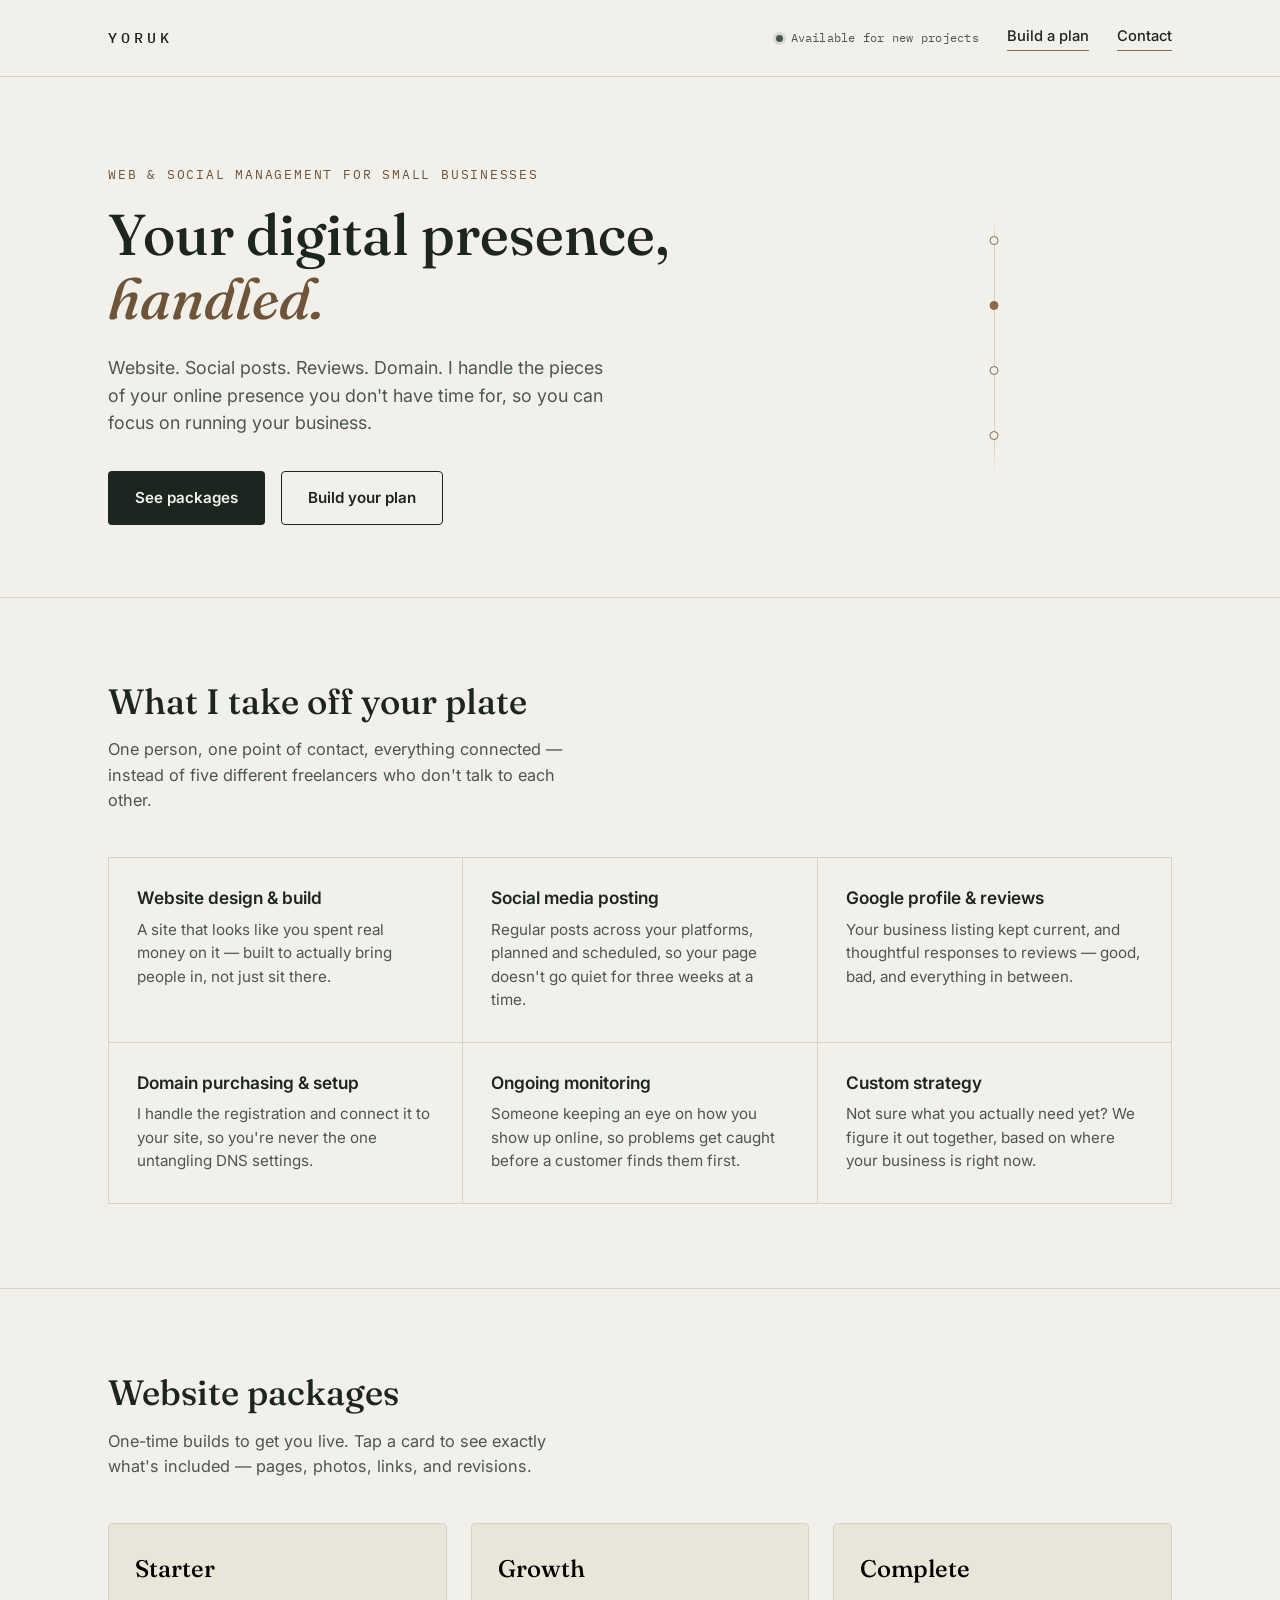
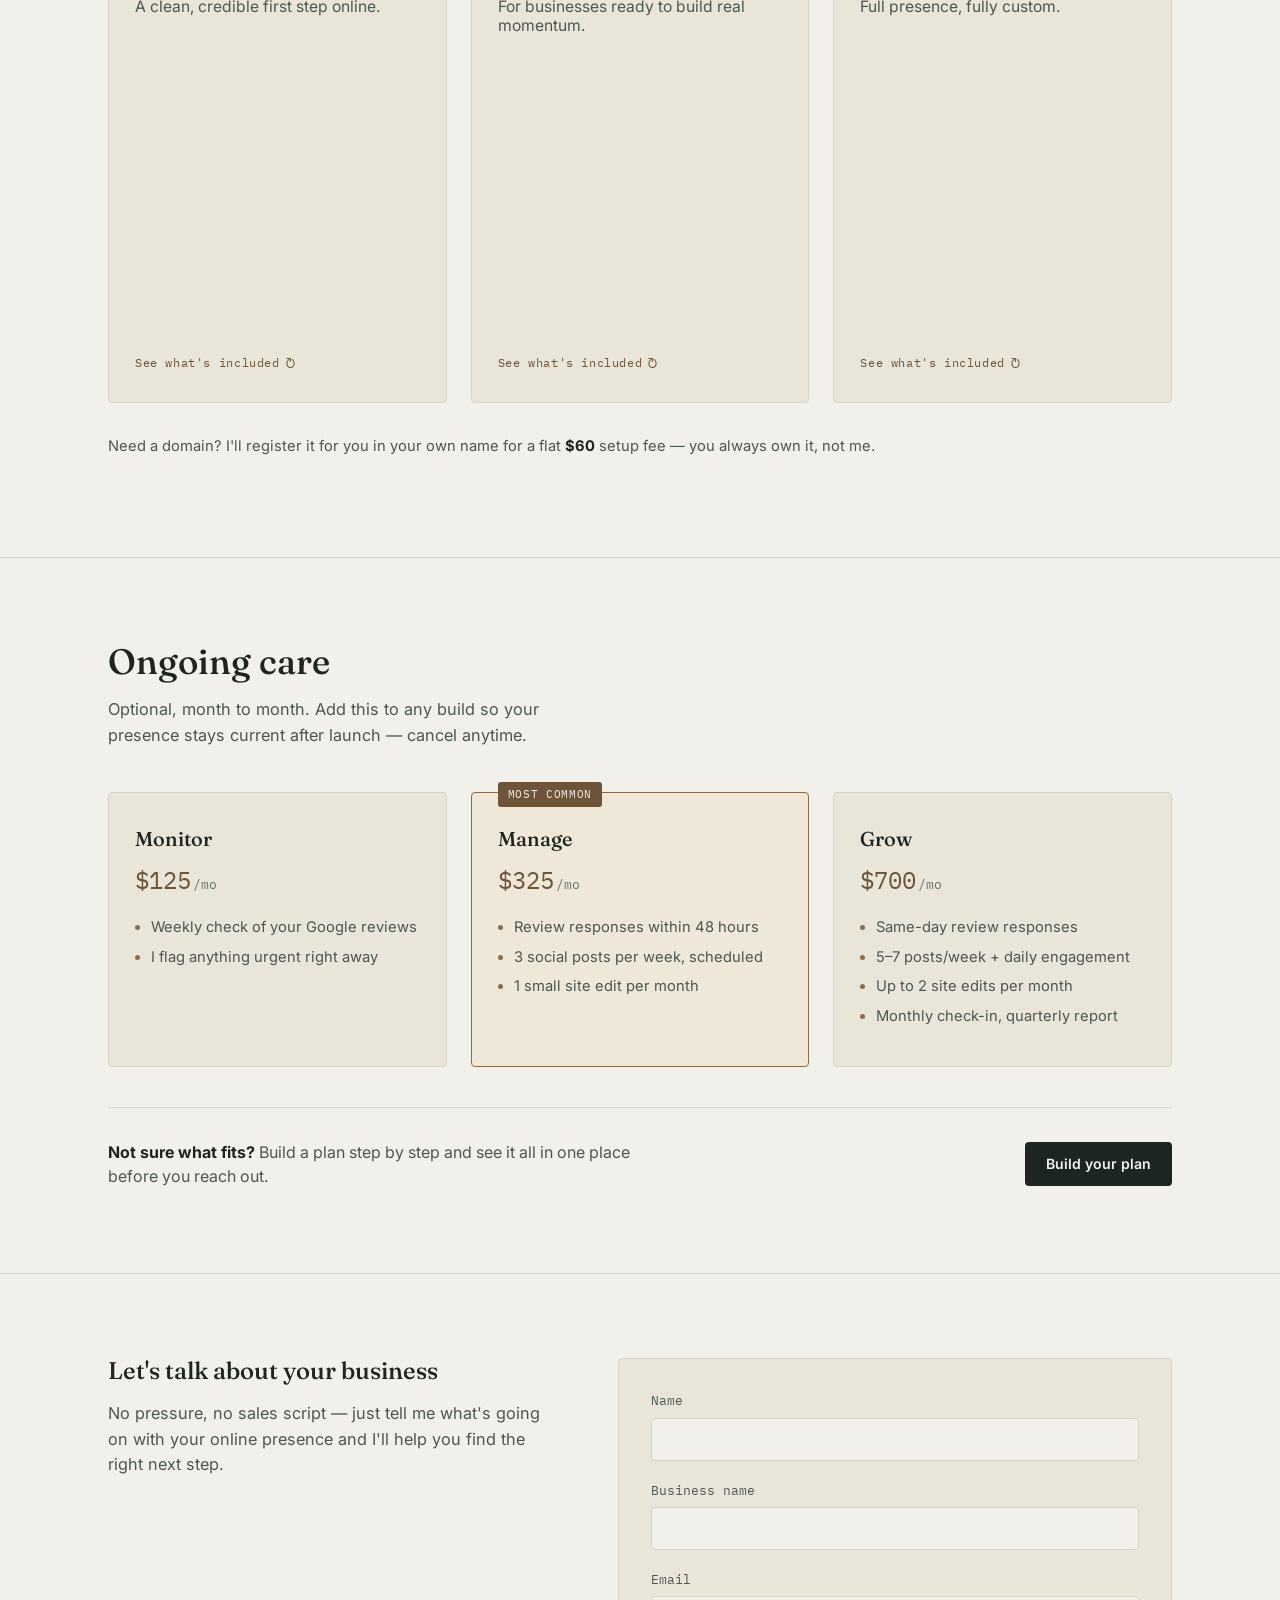
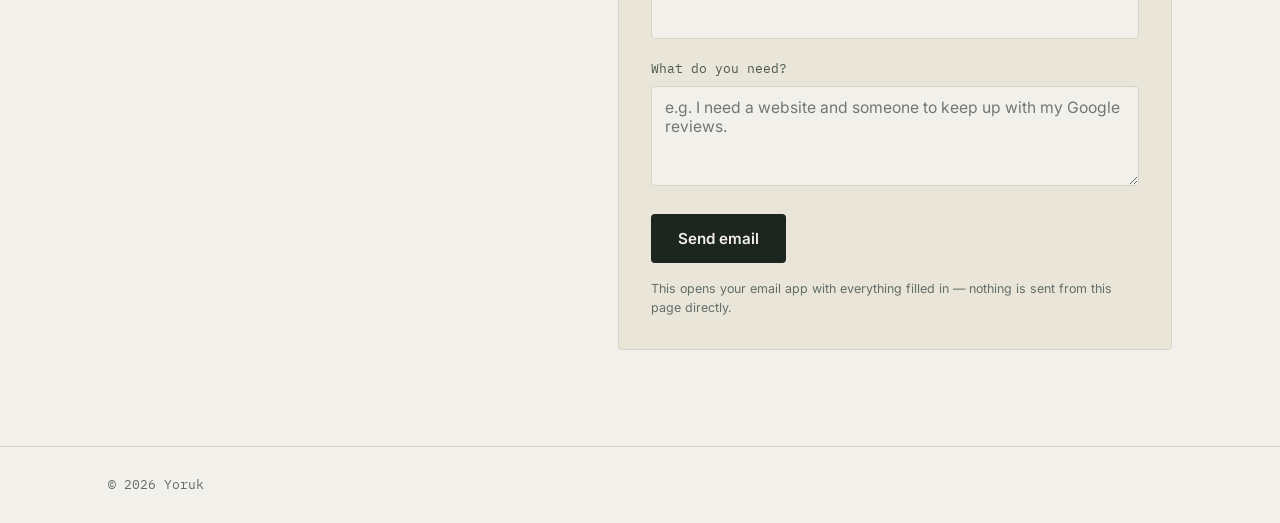
<file: index.html>
<!DOCTYPE html>
<html lang="en">
<head>
<meta charset="UTF-8">
<meta name="viewport" content="width=device-width, initial-scale=1.0">

<!-- Page title — shows up in the browser tab and Google search results -->
<title>Yoruk — Digital Presence, Handled</title>

<!-- Description shown under your link in Google search results -->
<meta name="description" content="Yoruk builds websites, manages social posting, watches your reviews, and handles your domains — so your business shows up well online, without you having to manage it.">

<!-- Loads the three fonts used across the site (Fraunces, Inter, IBM Plex Mono) -->
<link rel="preconnect" href="https://fonts.googleapis.com">
<link rel="preconnect" href="https://fonts.gstatic.com" crossorigin>
<link href="https://fonts.googleapis.com/css2?family=Fraunces:ital,opsz,wght@0,9..144,400;0,9..144,500;0,9..144,600;1,9..144,500&family=Inter:wght@400;500;600&family=IBM+Plex+Mono:wght@400;500&display=swap" rel="stylesheet">

<!-- All the visual styling (colors, layout, fonts) lives in this file -->
<link rel="stylesheet" href="style.css">
</head>
<body>

<!-- Accessibility link, invisible until someone tabs to it with a keyboard -->
<a class="skip-link" href="#main">Skip to content</a>

<!-- ============================================
     HEADER — the bar that stays pinned to the top of the page
     ============================================ -->
<header class="site-header">
  <div class="wrap header-row">
    <a href="#top" class="wordmark">YORUK</a>
    <nav class="header-nav">
      <!-- "Available for new projects" badge with the little dot — hidden automatically on small phone screens -->
      <span class="availability">
        <span class="availability-dot" aria-hidden="true"></span>
        Available for new projects
      </span>
      <a href="plans.html" class="header-cta">Build a plan</a>
      <a href="#contact" class="header-cta">Contact</a>
    </nav>
  </div>
</header>

<main id="main">

  <!-- ============================================
       HERO — the big introduction at the top of the homepage
       ============================================ -->
  <section id="top" class="hero">
    <div class="wrap hero-grid">
      <div class="hero-copy">
        <p class="eyebrow">Web &amp; social management for small businesses</p>
        <h1>Your digital presence,<br><em>handled.</em></h1>
        <p class="hero-sub">
          Website. Social posts. Reviews. Domain. I handle the pieces of your online presence you don't have time for, so you can focus on running your business.
        </p>
        <!-- The two main buttons -->
        <div class="hero-actions">
          <a href="#pricing" class="btn btn-primary">See packages</a>
          <a href="plans.html" class="btn btn-ghost">Build your plan</a>
        </div>
      </div>
      <!-- Decorative dotted line with dots on the right side of the hero — purely visual, hidden on phones -->
      <div class="hero-mark" aria-hidden="true">
        <div class="route">
          <span class="route-line"></span>
          <span class="route-point" style="--d:0"></span>
          <span class="route-point" style="--d:1"></span>
          <span class="route-point" style="--d:2"></span>
          <span class="route-point" style="--d:3"></span>
        </div>
      </div>
    </div>
  </section>

  <!-- ============================================
       SERVICES — the 6-box grid: "What I take off your plate"
       ============================================ -->
  <section id="services" class="services">
    <div class="wrap">
      <div class="section-head">
        <h2>What I take off your plate</h2>
        <p class="section-sub">One person, one point of contact, everything connected — instead of five different freelancers who don't talk to each other.</p>
      </div>

      <!-- Each of these 6 boxes is one service. To edit a service's title or description, just change the text inside its <h3> and <p>. -->
      <div class="service-grid">
        <div class="service-card">
          <h3>Website design &amp; build</h3>
          <p>A site that looks like you spent real money on it — built to actually bring people in, not just sit there.</p>
        </div>
        <div class="service-card">
          <h3>Social media posting</h3>
          <p>Regular posts across your platforms, planned and scheduled, so your page doesn't go quiet for three weeks at a time.</p>
        </div>
        <div class="service-card">
          <h3>Google profile &amp; reviews</h3>
          <p>Your business listing kept current, and thoughtful responses to reviews — good, bad, and everything in between.</p>
        </div>
        <div class="service-card">
          <h3>Domain purchasing &amp; setup</h3>
          <p>I handle the registration and connect it to your site, so you're never the one untangling DNS settings.</p>
        </div>
        <div class="service-card">
          <h3>Ongoing monitoring</h3>
          <p>Someone keeping an eye on how you show up online, so problems get caught before a customer finds them first.</p>
        </div>
        <div class="service-card">
          <h3>Custom strategy</h3>
          <p>Not sure what you actually need yet? We figure it out together, based on where your business is right now.</p>
        </div>
      </div>
    </div>
  </section>

  <!-- ============================================
       WEBSITE PACKAGES — the 3 flip cards (Starter / Growth / Complete)
       Tapping a card flips it over to show the price + what's included.
       ============================================ -->
  <section id="pricing" class="pricing">
    <div class="wrap">
      <div class="section-head">
        <h2>Website packages</h2>
        <p class="section-sub">One-time builds to get you live. Tap a card to see exactly what's included — pages, photos, links, and revisions.</p>
      </div>

      <div class="tier-grid">

        <!-- STARTER CARD — front shows the name/teaser, back (tier-back) shows price + bullet list -->
        <button type="button" class="tier-card" data-tier="starter" aria-pressed="false">
          <span class="tier-card-inner">
            <span class="tier-face tier-front">
              <span class="tier-name">Starter</span>
              <span class="tier-teaser">A clean, credible first step online.</span>
              <span class="tier-flip-hint">See what's included</span>
            </span>
            <span class="tier-face tier-back">
              <span class="tier-name">Starter</span>
              <span class="tier-price">$500 <span class="tier-price-unit">one-time</span></span>
              <ul class="tier-list">
                <li>1-page site (single scroll)</li>
                <li>Up to 10 photos</li>
                <li>Up to 5 links/buttons (menu, socials, directions, etc.)</li>
                <li>Contact form, mobile-friendly</li>
                <li>1 round of revisions</li>
              </ul>
              <span class="tier-note">Good for: testing the waters online</span>
            </span>
          </span>
        </button>

        <!-- GROWTH CARD -->
        <button type="button" class="tier-card" data-tier="growth" aria-pressed="false">
          <span class="tier-card-inner">
            <span class="tier-face tier-front">
              <span class="tier-name">Growth</span>
              <span class="tier-teaser">For businesses ready to build real momentum.</span>
              <span class="tier-flip-hint">See what's included</span>
            </span>
            <span class="tier-face tier-back">
              <span class="tier-name">Growth</span>
              <span class="tier-price">$1,500 <span class="tier-price-unit">one-time</span></span>
              <ul class="tier-list">
                <li>3–5 pages (Home, About, Services/Menu, Gallery, Contact)</li>
                <li>Up to 25 photos</li>
                <li>Unlimited internal links + up to 3 external (order/booking, socials)</li>
                <li>Basic SEO setup</li>
                <li>2 rounds of revisions</li>
              </ul>
              <span class="tier-note">Good for: an established business going online</span>
            </span>
          </span>
        </button>

        <!-- COMPLETE CARD -->
        <button type="button" class="tier-card" data-tier="complete" aria-pressed="false">
          <span class="tier-card-inner">
            <span class="tier-face tier-front">
              <span class="tier-name">Complete</span>
              <span class="tier-teaser">Full presence, fully custom.</span>
              <span class="tier-flip-hint">See what's included</span>
            </span>
            <span class="tier-face tier-back">
              <span class="tier-name">Complete</span>
              <span class="tier-price">$3,000+ <span class="tier-price-unit">one-time</span></span>
              <ul class="tier-list">
                <li>6+ custom pages</li>
                <li>Unlimited photos</li>
                <li>Unlimited links + booking/e-commerce integrations</li>
                <li>Blog setup, custom animations</li>
                <li>3 rounds of revisions</li>
              </ul>
              <span class="tier-note">Good for: businesses ready to grow fast</span>
            </span>
          </span>
        </button>

      </div>

      <!-- Small note under the 3 cards about the $60 domain fee -->
      <p class="tier-footnote">Need a domain? I'll register it for you in your own name for a flat <strong>$60</strong> setup fee — you always own it, not me.</p>
    </div>
  </section>

  <!-- ============================================
       ONGOING CARE — the 3 monthly plans (Monitor / Manage / Grow)
       These are plain cards, not flip cards — everything is always visible.
       ============================================ -->
  <section id="care" class="care">
    <div class="wrap">
      <div class="section-head">
        <h2>Ongoing care</h2>
        <p class="section-sub">Optional, month to month. Add this to any build so your presence stays current after launch — cancel anytime.</p>
      </div>

      <div class="care-grid">
        <!-- MONITOR -->
        <div class="care-card">
          <span class="care-name">Monitor</span>
          <span class="care-price">$125<span class="care-price-unit">/mo</span></span>
          <ul class="care-list">
            <li>Weekly check of your Google reviews</li>
            <li>I flag anything urgent right away</li>
          </ul>
        </div>
        <!-- MANAGE — has "care-card-featured" class, which is what gives it the highlighted border and the "Most common" badge -->
        <div class="care-card care-card-featured">
          <span class="care-badge">Most common</span>
          <span class="care-name">Manage</span>
          <span class="care-price">$325<span class="care-price-unit">/mo</span></span>
          <ul class="care-list">
            <li>Review responses within 48 hours</li>
            <li>3 social posts per week, scheduled</li>
            <li>1 small site edit per month</li>
          </ul>
        </div>
        <!-- GROW -->
        <div class="care-card">
          <span class="care-name">Grow</span>
          <span class="care-price">$700<span class="care-price-unit">/mo</span></span>
          <ul class="care-list">
            <li>Same-day review responses</li>
            <li>5–7 posts/week + daily engagement</li>
            <li>Up to 2 site edits per month</li>
            <li>Monthly check-in, quarterly report</li>
          </ul>
        </div>
      </div>

      <!-- The "Build your plan" callout box under the 3 care cards -->
      <div class="custom-note">
        <p><strong>Not sure what fits?</strong> Build a plan step by step and see it all in one place before you reach out.</p>
        <a href="plans.html" class="btn btn-primary btn-small">Build your plan</a>
      </div>
    </div>
  </section>

  <!-- ============================================
       CONTACT — the form at the bottom of the homepage.
       Submitting it doesn't send anything from the page itself — it just
       opens the visitor's own email app with a message pre-filled to you.
       That logic lives in script.js, not here.
       ============================================ -->
  <section id="contact" class="contact">
    <div class="wrap contact-grid">
      <div class="contact-copy">
        <h2>Let's talk about your business</h2>
        <p class="section-sub">No pressure, no sales script — just tell me what's going on with your online presence and I'll help you find the right next step.</p>
      </div>

           <form class="contact-form" id="contact-form" novalidate>
        <label for="name">Name</label>
        <input type="text" id="name" name="name" required aria-required="true" autocomplete="name">

        <label for="business">Business name</label>
        <input type="text" id="business" name="business" autocomplete="organization">

        <label for="email">Email</label>
        <input type="email" id="email" name="email" required aria-required="true" autocomplete="email">

        <label for="message">What do you need?</label>
        <textarea id="message" name="message" rows="4" required aria-required="true" placeholder="e.g. I need a website and someone to keep up with my Google reviews."></textarea>

        <button type="submit" class="btn btn-primary">Send email</button>
        <p class="form-note">This opens your email app with everything filled in — nothing is sent from this page directly.</p>
      </form>
    </div>
  </section>

</main>

<!-- ============================================
     FOOTER — the bottom of every page
     ============================================ -->
<footer class="site-footer">
  <div class="wrap footer-row">
    <span>© 2026 Yoruk</span>
  </div>
</footer>

<!-- Loads the interactive behavior for this page (flip cards + the contact form) -->
<script src="script.js"></script>
</body>
</html>
</file>
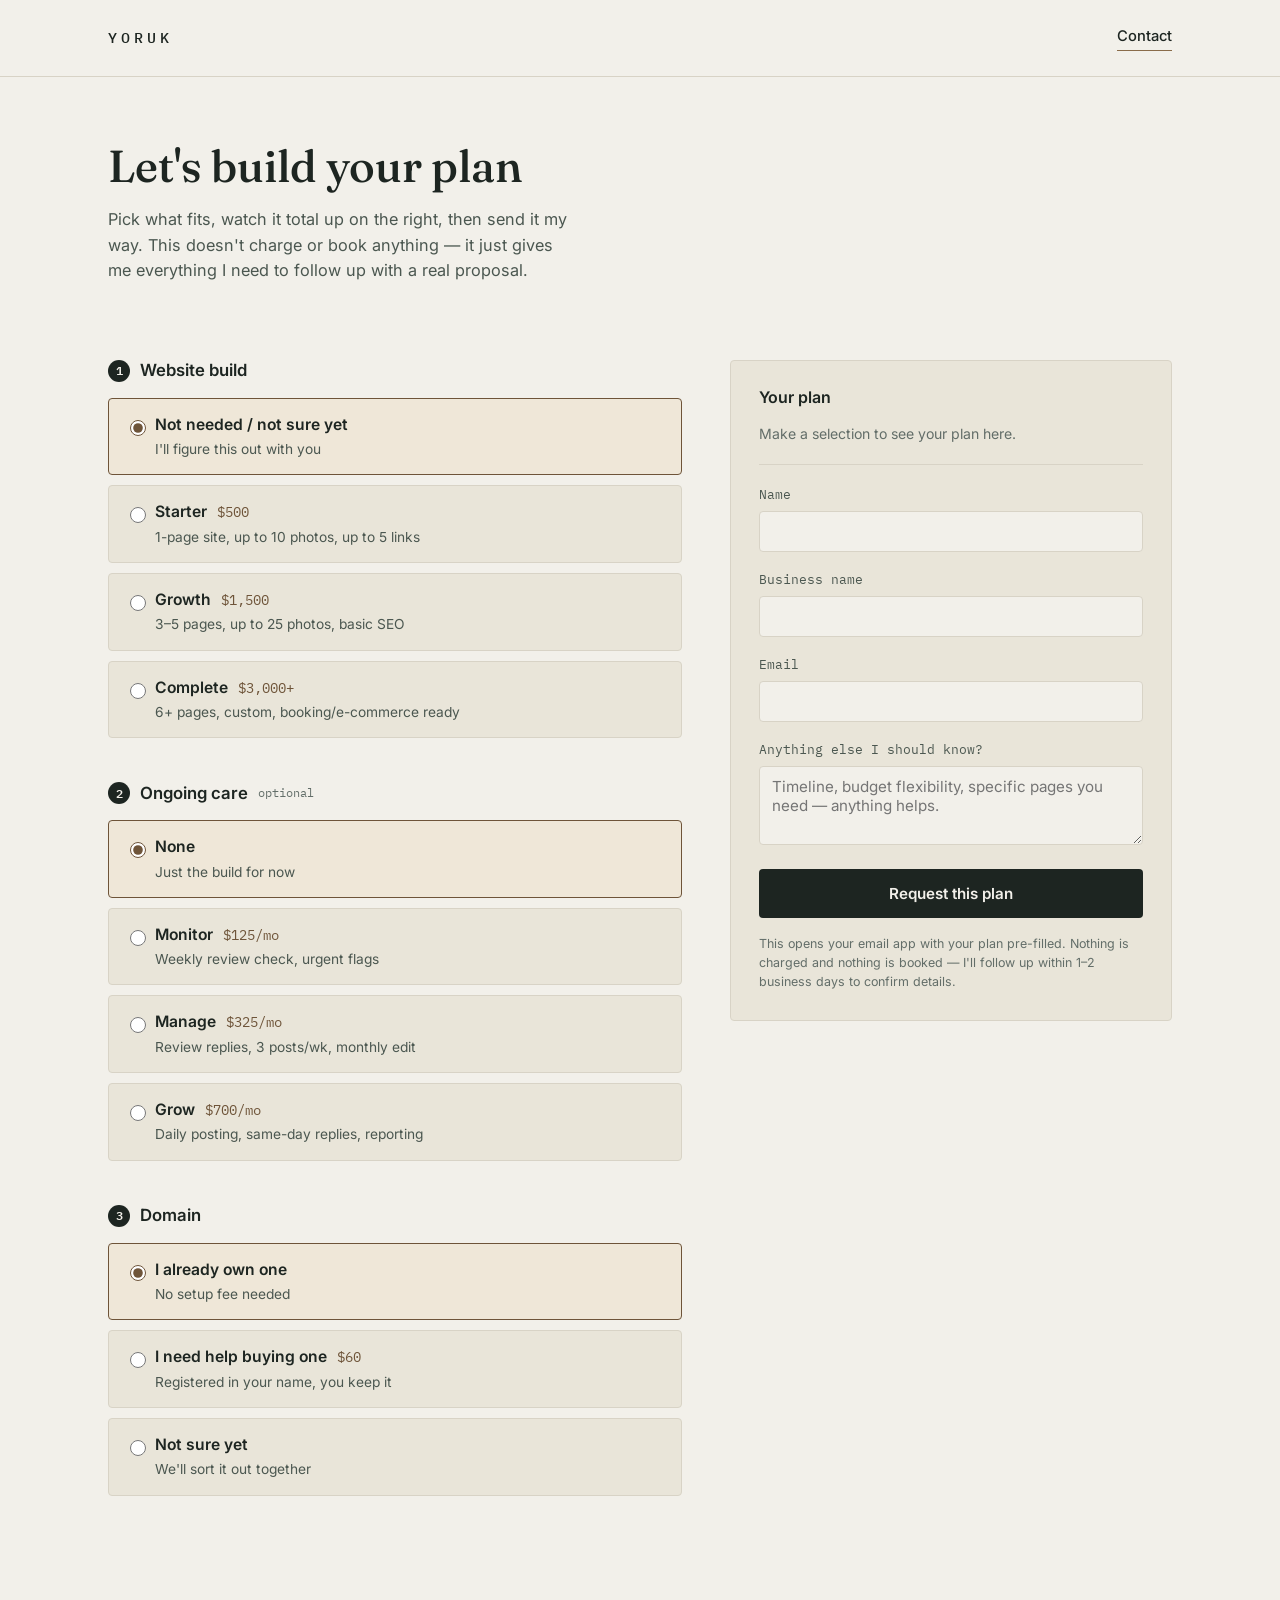
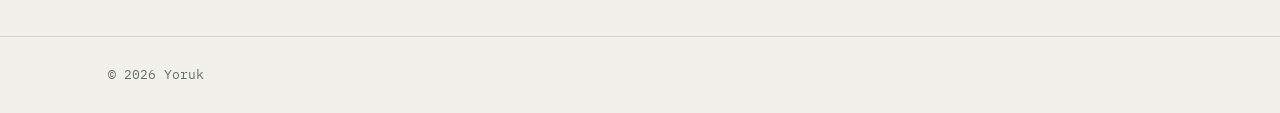
<file: plans.html>
<!DOCTYPE html>
<html lang="en">
<head>
<meta charset="UTF-8">
<meta name="viewport" content="width=device-width, initial-scale=1.0">
<title>Build Your Plan — Yoruk</title>
<meta name="description" content="Pick a website package and an optional care plan, see it laid out clearly, and send your plan request to Yoruk — no payment, no commitment.">

<link rel="preconnect" href="https://fonts.googleapis.com">
<link rel="preconnect" href="https://fonts.gstatic.com" crossorigin>
<link href="https://fonts.googleapis.com/css2?family=Fraunces:ital,opsz,wght@0,9..144,400;0,9..144,500;0,9..144,600;1,9..144,500&family=Inter:wght@400;500;600&family=IBM+Plex+Mono:wght@400;500&display=swap" rel="stylesheet">

<link rel="stylesheet" href="style.css">
</head>
<body>

<a class="skip-link" href="#main">Skip to content</a>

<header class="site-header">
  <div class="wrap header-row">
    <a href="index.html" class="wordmark">YORUK</a>
    <nav class="header-nav">
      <a href="index.html#contact" class="header-cta">Contact</a>
    </nav>
  </div>
</header>

<main id="main">

  <section class="builder-hero">
    <div class="wrap">
      <h1>Let's build your plan</h1>
      <p class="section-sub">Pick what fits, watch it total up on the right, then send it my way. This doesn't charge or book anything — it just gives me everything I need to follow up with a real proposal.</p>
    </div>
  </section>

  <section class="builder">
    <div class="wrap builder-grid">

      <div class="builder-steps">

        <div class="builder-step">
          <h2><span class="step-num">1</span> Website build</h2>
          <div class="option-group" data-group="build" data-required="true">
            <label class="option-card" tabindex="0">
              <input type="radio" name="build" value="none" checked data-label="No build needed" data-price="0" data-cadence="">
              <span class="option-name">Not needed / not sure yet</span>
              <span class="option-desc">I'll figure this out with you</span>
            </label>
            <label class="option-card" tabindex="0">
              <input type="radio" name="build" value="starter" data-label="Starter build" data-price="500" data-cadence="one-time">
              <span class="option-name">Starter <span class="option-price">$500</span></span>
              <span class="option-desc">1-page site, up to 10 photos, up to 5 links</span>
            </label>
            <label class="option-card" tabindex="0">
              <input type="radio" name="build" value="growth" data-label="Growth build" data-price="1500" data-cadence="one-time">
              <span class="option-name">Growth <span class="option-price">$1,500</span></span>
              <span class="option-desc">3–5 pages, up to 25 photos, basic SEO</span>
            </label>
            <label class="option-card" tabindex="0">
              <input type="radio" name="build" value="complete" data-label="Complete build" data-price="3000" data-cadence="one-time">
              <span class="option-name">Complete <span class="option-price">$3,000+</span></span>
              <span class="option-desc">6+ pages, custom, booking/e-commerce ready</span>
            </label>
          </div>
        </div>

        <div class="builder-step">
          <h2><span class="step-num">2</span> Ongoing care <span class="step-optional">optional</span></h2>
          <div class="option-group" data-group="care">
            <label class="option-card" tabindex="0">
              <input type="radio" name="care" value="none" checked data-label="No ongoing care" data-price="0" data-cadence="">
              <span class="option-name">None</span>
              <span class="option-desc">Just the build for now</span>
            </label>
            <label class="option-card" tabindex="0">
              <input type="radio" name="care" value="monitor" data-label="Monitor plan" data-price="125" data-cadence="/mo">
              <span class="option-name">Monitor <span class="option-price">$125/mo</span></span>
              <span class="option-desc">Weekly review check, urgent flags</span>
            </label>
            <label class="option-card" tabindex="0">
              <input type="radio" name="care" value="manage" data-label="Manage plan" data-price="325" data-cadence="/mo">
              <span class="option-name">Manage <span class="option-price">$325/mo</span></span>
              <span class="option-desc">Review replies, 3 posts/wk, monthly edit</span>
            </label>
            <label class="option-card" tabindex="0">
              <input type="radio" name="care" value="grow" data-label="Grow plan" data-price="700" data-cadence="/mo">
              <span class="option-name">Grow <span class="option-price">$700/mo</span></span>
              <span class="option-desc">Daily posting, same-day replies, reporting</span>
            </label>
          </div>
        </div>

        <div class="builder-step">
          <h2><span class="step-num">3</span> Domain</h2>
          <div class="option-group" data-group="domain">
            <label class="option-card" tabindex="0">
              <input type="radio" name="domain" value="have" checked data-label="Already own a domain" data-price="0" data-cadence="">
              <span class="option-name">I already own one</span>
              <span class="option-desc">No setup fee needed</span>
            </label>
            <label class="option-card" tabindex="0">
              <input type="radio" name="domain" value="need" data-label="Needs help buying a domain" data-price="60" data-cadence="one-time">
              <span class="option-name">I need help buying one <span class="option-price">$60</span></span>
              <span class="option-desc">Registered in your name, you keep it</span>
            </label>
            <label class="option-card" tabindex="0">
              <input type="radio" name="domain" value="unsure" data-label="Not sure about domain yet" data-price="0" data-cadence="">
              <span class="option-name">Not sure yet</span>
              <span class="option-desc">We'll sort it out together</span>
            </label>
          </div>
        </div>

      </div>

      <aside class="builder-summary" aria-live="polite">
        <h2>Your plan</h2>
        <ul class="summary-list" id="summary-list"></ul>

        <div class="summary-totals" id="summary-totals"></div>

        <form id="plan-form" novalidate>
          <label for="p-name">Name</label>
          <input type="text" id="p-name" required aria-required="true" autocomplete="name">

          <label for="p-business">Business name</label>
          <input type="text" id="p-business" autocomplete="organization">

          <label for="p-email">Email</label>
          <input type="email" id="p-email" required aria-required="true" autocomplete="email">

          <label for="p-notes">Anything else I should know?</label>
          <textarea id="p-notes" rows="3" placeholder="Timeline, budget flexibility, specific pages you need — anything helps."></textarea>

          <button type="submit" class="btn btn-primary">Request this plan</button>
          <p class="form-note">This opens your email app with your plan pre-filled. Nothing is charged and nothing is booked — I'll follow up within 1–2 business days to confirm details.</p>
        </form>
      </aside>

    </div>
  </section>

</main>

<footer class="site-footer">
  <div class="wrap footer-row">
    <span>© 2026 Yoruk</span>
  </div>
</footer>

<script src="plans.js"></script>
</body>
</html>
</file>
<file: style.css>
/* ============================================
   YORUK — design tokens
   ============================================ */
:root {
  --paper:      #F2F0EA;
  --paper-alt:  #E9E5D9;
  --ink:        #1D2521;
  --ink-soft:   #4B5750;
  --ink-faint:  #636E69; /* Darkened for ADA color contrast compliance */;
  --accent:     #8A6C4A;
  --accent-deep:#6E5439;
  --accent-tint:#C9B79A;
  --teal:       #445752;
  --line:       #D8D3C6;

  --font-display: 'Fraunces', Georgia, serif;
  --font-body: 'Inter', -apple-system, BlinkMacSystemFont, sans-serif;
  --font-mono: 'IBM Plex Mono', 'Courier New', monospace;

  --wrap: 1120px;
  --radius: 4px;
}

* { box-sizing: border-box; }

html { scroll-behavior: smooth; }

@media (prefers-reduced-motion: reduce) {
  html { scroll-behavior: auto; }
  *, *::before, *::after {
    animation-duration: 0.01ms !important;
    animation-iteration-count: 1 !important;
    transition-duration: 0.01ms !important;
  }
}

body {
  margin: 0;
  background: var(--paper);
  color: var(--ink);
  font-family: var(--font-body);
  font-size: 16px;
  line-height: 1.55;
  -webkit-font-smoothing: antialiased;
}

.wrap {
  max-width: var(--wrap);
  margin: 0 auto;
  padding: 0 28px;
}

.skip-link {
  position: absolute;
  left: -9999px;
  top: 0;
  background: var(--ink);
  color: var(--paper);
  padding: 12px 18px;
  z-index: 100;
}
.skip-link:focus {
  left: 16px;
  top: 16px;
}

a { color: inherit; }

:focus-visible {
  outline: 2px solid var(--accent-deep);
  outline-offset: 3px;
}

h1, h2, h3 {
  font-family: var(--font-display);
  font-weight: 500;
  line-height: 1.12;
  margin: 0;
  color: var(--ink);
}

em { font-style: italic; color: var(--accent-deep); }

.section-sub {
  color: var(--ink-soft);
  max-width: 46ch;
  font-size: 1.02rem;
}

/* ============================================
   Header
   ============================================ */
.site-header {
  position: sticky;
  top: 0;
  z-index: 50;
  background: rgba(242, 240, 234, 0.9);
  backdrop-filter: blur(6px);
  border-bottom: 1px solid var(--line);
}

.header-row {
  display: flex;
  align-items: center;
  justify-content: space-between;
  height: 76px;
}

.wordmark {
  font-family: var(--font-mono);
  font-size: 0.92rem;
  letter-spacing: 0.28em;
  text-decoration: none;
  color: var(--ink);
  font-weight: 500;
}

.header-nav {
  display: flex;
  align-items: center;
  gap: 28px;
}

.availability {
  display: flex;
  align-items: center;
  gap: 8px;
  font-family: var(--font-mono);
  font-size: 0.78rem;
  letter-spacing: 0.02em;
  color: var(--ink-soft);
}

.availability-dot {
  width: 7px;
  height: 7px;
  border-radius: 50%;
  background: var(--teal);
  box-shadow: 0 0 0 3px rgba(68, 87, 82, 0.15);
}

.header-cta {
  text-decoration: none;
  font-size: 0.92rem;
  font-weight: 500;
  color: var(--ink);
  border-bottom: 1px solid var(--accent);
  padding-bottom: 2px;
}

@media (max-width: 600px) {
  .availability { display: none; }
}

/* ============================================
   Buttons
   ============================================ */
.btn {
  display: inline-block;
  text-decoration: none;
  font-family: var(--font-body);
  font-weight: 600;
  font-size: 0.95rem;
  padding: 14px 26px;
  border-radius: var(--radius);
  border: 1px solid transparent;
  cursor: pointer;
  transition: transform 0.15s ease, background 0.2s ease, border-color 0.2s ease;
}
.btn:hover { transform: translateY(-1px); }

.btn-primary {
  background: var(--ink);
  color: var(--paper);
}
.btn-primary:hover { background: var(--accent-deep); }

.btn-ghost {
  background: transparent;
  color: var(--ink);
  border-color: var(--ink);
}
.btn-ghost:hover { border-color: var(--accent-deep); color: var(--accent-deep); }

.btn-small {
  padding: 10px 20px;
  font-size: 0.88rem;
}

/* ============================================
   Hero
   ============================================ */
.hero {
  padding: 88px 0 72px;
}

.hero-grid {
  display: grid;
  grid-template-columns: 1.3fr 0.7fr;
  gap: 48px;
  align-items: center;
}

.eyebrow {
  font-family: var(--font-mono);
  font-size: 0.8rem;
  letter-spacing: 0.14em;
  text-transform: uppercase;
  color: var(--accent-deep);
  margin: 0 0 18px;
}

.hero-copy h1 {
  font-size: clamp(2.4rem, 5vw, 3.6rem);
  margin-bottom: 22px;
}

.hero-sub {
  font-size: 1.12rem;
  color: var(--ink-soft);
  max-width: 46ch;
  margin: 0 0 34px;
}

.hero-actions {
  display: flex;
  gap: 16px;
  flex-wrap: wrap;
}

/* decorative route mark — nods to "yoruk" (wanderer): a path of waypoints */
.hero-mark {
  display: flex;
  align-items: center;
  justify-content: center;
  height: 100%;
}

.route {
  position: relative;
  width: 100%;
  height: 260px;
}

.route-line {
  position: absolute;
  left: 50%;
  top: 0;
  bottom: 0;
  width: 1px;
  background: linear-gradient(to bottom, transparent, var(--line) 12%, var(--line) 88%, transparent);
}

.route-point {
  position: absolute;
  left: 50%;
  width: 9px;
  height: 9px;
  border-radius: 50%;
  background: var(--paper);
  border: 1.5px solid var(--accent);
  transform: translateX(-50%);
  top: calc(var(--d) * 25% + 8%);
  animation: settle 0.6s ease both;
  animation-delay: calc(var(--d) * 120ms + 200ms);
}

.route-point:nth-child(3) { background: var(--accent); }

@keyframes settle {
  from { opacity: 0; transform: translateX(-50%) translateY(-6px); }
  to   { opacity: 1; transform: translateX(-50%) translateY(0); }
}

@media (max-width: 860px) {
  .hero-grid { grid-template-columns: 1fr; }
  .hero-mark { display: none; }
  .hero { padding: 56px 0 48px; }
}

/* ============================================
   Section head
   ============================================ */
.section-head {
  margin-bottom: 44px;
  max-width: 60ch;
}

.section-head h2 {
  font-size: clamp(1.7rem, 3vw, 2.2rem);
  margin-bottom: 12px;
}

/* ============================================
   Services
   ============================================ */
.services {
  padding: 84px 0;
  border-top: 1px solid var(--line);
}

.service-grid {
  display: grid;
  grid-template-columns: repeat(3, 1fr);
  gap: 1px;
  background: var(--line);
  border: 1px solid var(--line);
}

.service-card {
  background: var(--paper);
  padding: 30px 28px;
}

.service-card h3 {
  font-size: 1.08rem;
  font-weight: 600;
  font-family: var(--font-body);
  margin-bottom: 10px;
}

.service-card p {
  color: var(--ink-soft);
  font-size: 0.95rem;
  margin: 0;
}

@media (max-width: 860px) {
  .service-grid { grid-template-columns: 1fr; }
}

/* ============================================
   Pricing — flip cards
   ============================================ */
.pricing {
  padding: 84px 0;
  border-top: 1px solid var(--line);
}

.tier-grid {
  display: grid;
  grid-template-columns: repeat(3, 1fr);
  gap: 24px;
  perspective: 1600px;
}

.tier-card {
  background: none;
  border: none;
  padding: 0;
  cursor: pointer;
  font-family: inherit;
  text-align: left;
  height: 480px;
  display: block;
}


.tier-card-inner {
  position: relative;
  display: block;
  width: 100%;
  height: 100%;
  transition: transform 0.55s cubic-bezier(0.6, 0.1, 0.2, 1);
  transform-style: preserve-3d;
}

.tier-card[aria-pressed="true"] .tier-card-inner {
  transform: rotateY(180deg);
}

.tier-face {
  position: absolute;
  inset: 0;
  backface-visibility: hidden;
  border-radius: var(--radius);
  padding: 30px 26px;
  display: flex;
  flex-direction: column;
  overflow-y: auto;
}


.tier-front {
  background: var(--paper-alt);
  border: 1px solid var(--line);
  justify-content: space-between;
}

.tier-back {
  background: var(--ink);
  color: var(--paper);
  transform: rotateY(180deg);
  border: 1px solid var(--ink);
}

.tier-name {
  font-family: var(--font-display);
  font-size: 1.5rem;
  font-weight: 500;
}

.tier-back .tier-name { color: var(--paper); margin-bottom: 4px; }

.tier-teaser {
  color: var(--ink-soft);
  font-size: 0.98rem;
  margin: 14px 0 auto;
}

.tier-flip-hint {
  font-family: var(--font-mono);
  font-size: 0.76rem;
  letter-spacing: 0.05em;
  color: var(--accent-deep);
  display: flex;
  align-items: center;
  gap: 6px;
}
.tier-flip-hint::after {
  content: "↻";
  font-size: 0.95rem;
}

.tier-price {
  font-family: var(--font-mono);
  font-size: 1.7rem;
  color: var(--accent-tint);
  margin-bottom: 16px;
}

.tier-list {
  list-style: none;
  margin: 0 0 auto;
  padding: 0;
  font-size: 0.92rem;
  color: #D9D4C6;
}

.tier-list li {
  padding-left: 16px;
  position: relative;
  margin-bottom: 9px;
  line-height: 1.4;
}

.tier-list li::before {
  content: "";
  position: absolute;
  left: 0;
  top: 8px;
  width: 5px;
  height: 5px;
  border-radius: 50%;
  background: var(--accent-tint);
}

.tier-note {
  font-size: 0.78rem;
  color: #A8A296;
  font-family: var(--font-mono);
}

.tier-card:hover .tier-front {
  border-color: var(--accent);
}

.tier-price-unit {
  font-size: 0.6em;
  font-weight: 400;
  color: #A8A296;
  margin-left: 4px;
}

.tier-footnote {
  margin-top: 32px;
  font-size: 0.92rem;
  color: var(--ink-soft);
}
.tier-footnote strong { color: var(--ink); }

.custom-note {
  margin-top: 40px;
  padding-top: 32px;
  border-top: 1px solid var(--line);
  display: flex;
  align-items: center;
  justify-content: space-between;
  gap: 24px;
  flex-wrap: wrap;
}

.custom-note p {
  margin: 0;
  max-width: 56ch;
  color: var(--ink-soft);
}
.custom-note strong { color: var(--ink); }

@media (max-width: 860px) {
  .tier-grid { grid-template-columns: 1fr; }
  .tier-card { height: 460px; }
}


/* ============================================
   Ongoing care — monthly retainer cards
   ============================================ */
.care {
  padding: 84px 0;
  border-top: 1px solid var(--line);
}

.care-grid {
  display: grid;
  grid-template-columns: repeat(3, 1fr);
  gap: 24px;
}

.care-card {
  position: relative;
  background: var(--paper-alt);
  border: 1px solid var(--line);
  border-radius: var(--radius);
  padding: 30px 26px;
  display: flex;
  flex-direction: column;
}

.care-card-featured {
  border-color: var(--accent);
  background: #EFE7D8;
}

.care-badge {
  position: absolute;
  top: -11px;
  left: 26px;
  background: var(--accent-deep);
  color: var(--paper);
  font-family: var(--font-mono);
  font-size: 0.68rem;
  letter-spacing: 0.06em;
  text-transform: uppercase;
  padding: 4px 10px;
  border-radius: 3px;
}

.care-name {
  font-family: var(--font-display);
  font-size: 1.25rem;
  font-weight: 500;
  margin-bottom: 8px;
}

.care-price {
  font-family: var(--font-mono);
  font-size: 1.5rem;
  color: var(--accent-deep);
  margin-bottom: 18px;
}

.care-price-unit {
  font-size: 0.55em;
  font-weight: 400;
  color: var(--ink-faint);
  margin-left: 2px;
}

.care-list {
  list-style: none;
  margin: 0;
  padding: 0;
  font-size: 0.92rem;
  color: var(--ink-soft);
}

.care-list li {
  padding-left: 16px;
  position: relative;
  margin-bottom: 9px;
  line-height: 1.4;
}

.care-list li::before {
  content: "";
  position: absolute;
  left: 0;
  top: 8px;
  width: 5px;
  height: 5px;
  border-radius: 50%;
  background: var(--accent);
}

@media (max-width: 860px) {
  .care-grid { grid-template-columns: 1fr; }
}

/* ============================================
   Contact
   ============================================ */
.contact {
  padding: 84px 0 96px;
  border-top: 1px solid var(--line);
}

.contact-grid {
  display: grid;
  grid-template-columns: 0.9fr 1.1fr;
  gap: 56px;
}

.contact-copy h2 { margin-bottom: 14px; }

.contact-email {
  display: inline-block;
  margin-top: 26px;
  font-family: var(--font-mono);
  font-size: 1.05rem;
  text-decoration: none;
  color: var(--accent-deep);
  border-bottom: 1px solid var(--accent);
  padding-bottom: 3px;
}

.contact-form {
  display: flex;
  flex-direction: column;
  gap: 6px;
  background: var(--paper-alt);
  border: 1px solid var(--line);
  border-radius: var(--radius);
  padding: 32px;
}

.contact-form label {
  font-size: 0.82rem;
  font-family: var(--font-mono);
  color: var(--ink-soft);
  margin-top: 14px;
}
.contact-form label:first-child { margin-top: 0; }

.contact-form input,
.contact-form textarea {
  font-family: var(--font-body);
  font-size: 0.98rem;
  padding: 11px 13px;
  border: 1px solid var(--line);
  border-radius: var(--radius);
  background: var(--paper);
  color: var(--ink);
  resize: vertical;
}

.contact-form input:focus,
.contact-form textarea:focus {
  border-color: var(--accent);
}

.contact-form .btn {
  margin-top: 22px;
  align-self: flex-start;
}

.form-note {
  font-size: 0.78rem;
  color: var(--ink-faint);
  margin: 10px 0 0;
}

@media (max-width: 860px) {
  .contact-grid { grid-template-columns: 1fr; }
}

/* ============================================
   Footer
   ============================================ */
.site-footer {
  border-top: 1px solid var(--line);
  padding: 28px 0;
}

.footer-row {
  display: flex;
  justify-content: space-between;
  font-family: var(--font-mono);
  font-size: 0.8rem;
  color: var(--ink-faint);
  flex-wrap: wrap;
  gap: 10px;
}

.footer-row a {
  text-decoration: none;
  color: var(--ink-faint);
}
.footer-row a:hover { color: var(--accent-deep); }

/* ============================================
   Plan builder page
   ============================================ */
.builder-hero {
  padding: 64px 0 20px;
}

.builder-hero h1 {
  font-size: clamp(2rem, 4vw, 2.8rem);
  margin: 0 0 14px;
}

.builder {
  padding: 40px 0 96px;
}

.builder-grid {
  display: grid;
  grid-template-columns: 1.3fr 1fr;
  gap: 48px;
  align-items: start;
}

.builder-step {
  margin-bottom: 44px;
}

.builder-step h2 {
  font-family: var(--font-body);
  font-size: 1.05rem;
  font-weight: 600;
  display: flex;
  align-items: center;
  gap: 10px;
  margin-bottom: 16px;
}

.step-num {
  display: inline-flex;
  align-items: center;
  justify-content: center;
  width: 22px;
  height: 22px;
  border-radius: 50%;
  background: var(--ink);
  color: var(--paper);
  font-family: var(--font-mono);
  font-size: 0.72rem;
}

.step-optional {
  font-family: var(--font-mono);
  font-size: 0.72rem;
  color: var(--ink-faint);
  font-weight: 400;
  text-transform: lowercase;
}

.option-group {
  display: grid;
  gap: 10px;
}

.option-card {
  position: relative;
  display: block;
  background: var(--paper-alt);
  border: 1px solid var(--line);
  border-radius: var(--radius);
  padding: 14px 18px 14px 46px;
  cursor: pointer;
  transition: border-color 0.15s ease, background 0.15s ease;
}

.option-card:hover {
  border-color: var(--accent);
}

.option-card input {
  position: absolute;
  left: 16px;
  top: 18px;
  accent-color: var(--accent-deep);
  width: 16px;
  height: 16px;
}

.option-card:has(input:checked) {
  border-color: var(--accent-deep);
  background: #EFE7D8;
}

.option-name {
  display: block;
  font-weight: 600;
  font-size: 0.98rem;
}

.option-price {
  font-family: var(--font-mono);
  font-weight: 400;
  color: var(--accent-deep);
  font-size: 0.88rem;
  margin-left: 6px;
}

.option-desc {
  display: block;
  font-size: 0.86rem;
  color: var(--ink-soft);
  margin-top: 2px;
}

.builder-summary {
  position: sticky;
  top: 96px;
  background: var(--paper-alt);
  border: 1px solid var(--line);
  border-radius: var(--radius);
  padding: 28px;
}

.builder-summary h2 {
  font-family: var(--font-body);
  font-size: 1rem;
  font-weight: 600;
  margin-bottom: 16px;
}

.summary-list {
  list-style: none;
  margin: 0 0 18px;
  padding: 0;
}

.summary-list li {
  display: flex;
  justify-content: space-between;
  gap: 12px;
  font-size: 0.92rem;
  padding: 10px 0;
  border-bottom: 1px solid var(--line);
}

.summary-list .summary-empty {
  color: var(--ink-faint);
  font-size: 0.88rem;
  border-bottom: none;
  padding: 0;
}

.summary-item-name { color: var(--ink-soft); }
.summary-item-price {
  font-family: var(--font-mono);
  color: var(--ink);
  white-space: nowrap;
}

.summary-totals {
  margin-bottom: 20px;
}

.summary-total-row {
  display: flex;
  justify-content: space-between;
  font-weight: 600;
  font-size: 0.98rem;
  padding: 8px 0;
}

.summary-total-row .summary-total-amount {
  font-family: var(--font-mono);
  color: var(--accent-deep);
}

.builder-summary form {
  display: flex;
  flex-direction: column;
  gap: 6px;
  border-top: 1px solid var(--line);
  padding-top: 20px;
}

.builder-summary form label {
  font-size: 0.8rem;
  font-family: var(--font-mono);
  color: var(--ink-soft);
  margin-top: 12px;
}
.builder-summary form label:first-child { margin-top: 0; }

.builder-summary form input,
.builder-summary form textarea {
  font-family: var(--font-body);
  font-size: 0.95rem;
  padding: 10px 12px;
  border: 1px solid var(--line);
  border-radius: var(--radius);
  background: var(--paper);
  color: var(--ink);
  resize: vertical;
}

.builder-summary form input:focus,
.builder-summary form textarea:focus {
  border-color: var(--accent);
}

.builder-summary .btn {
  margin-top: 18px;
  width: 100%;
  text-align: center;
}

@media (max-width: 900px) {
  .builder-grid { grid-template-columns: 1fr; }
  .builder-summary { position: static; }
}
</file>
